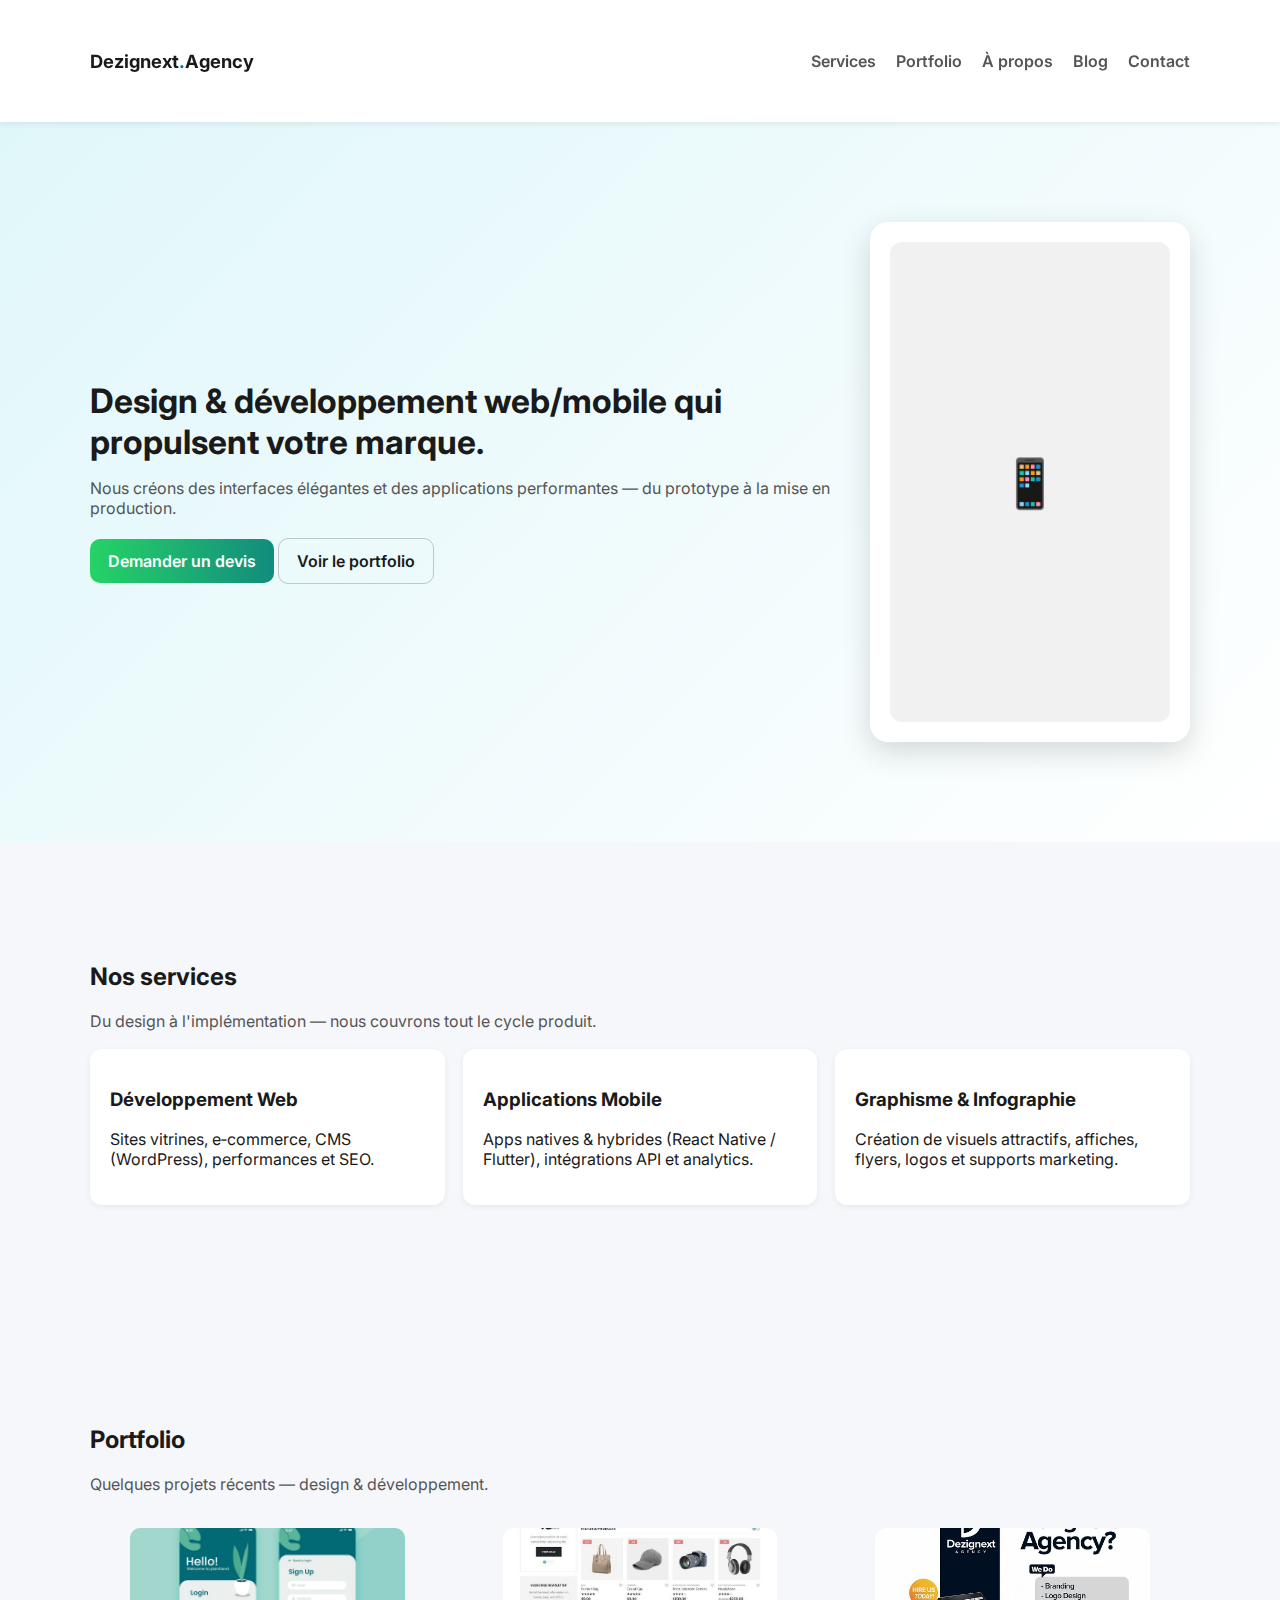
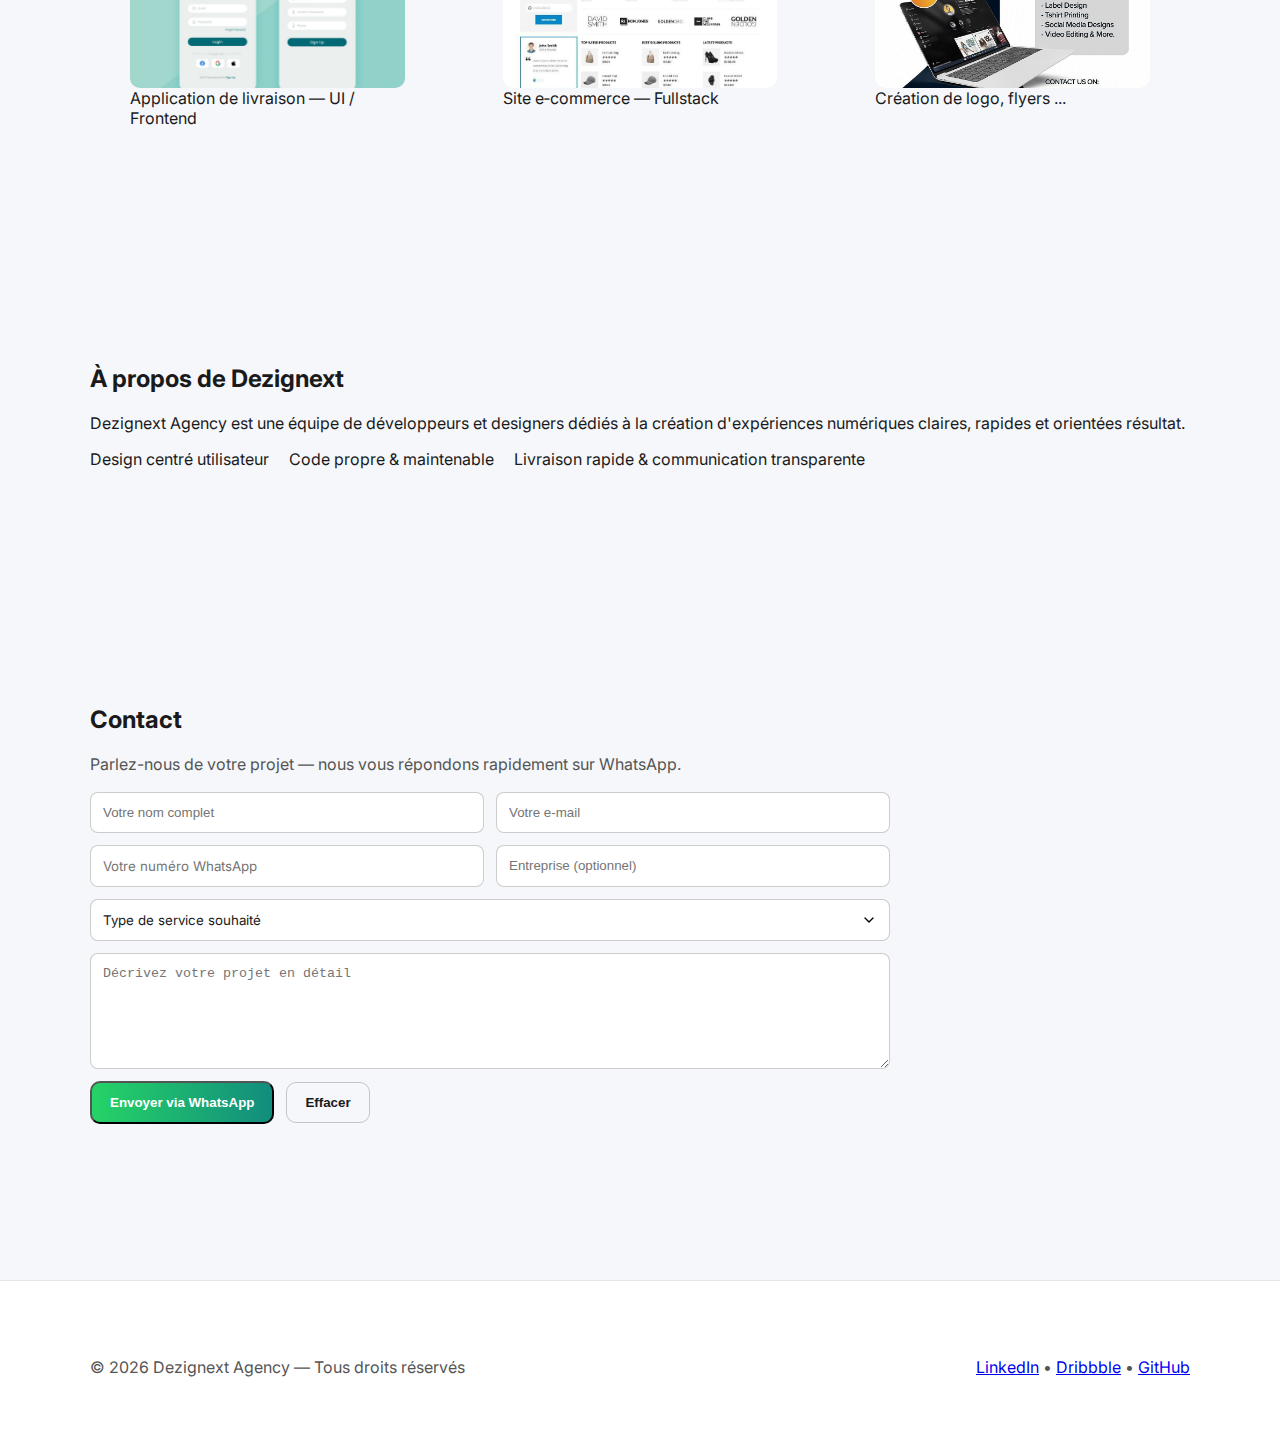
<file: index.html>
<!doctype html>
<html lang="fr">
<head>
  <meta charset="utf-8" />
  <meta name="viewport" content="width=device-width, initial-scale=1" />
  <title>Dezignext Agency — Web & Mobile Development • Design</title>
  <meta name="description" content="Dezignext Agency — développement web & mobile, design UI/UX et branding." />
  <link rel="stylesheet" href="styles.css">
  <link rel="preconnect" href="https://fonts.gstatic.com" crossorigin>
  <link href="https://fonts.googleapis.com/css2?family=Inter:wght@300;400;600;700&display=swap" rel="stylesheet">
</head>
<body>
  <header class="site-header">
    <div class="container header-inner">
      <a class="brand" href="#">Dezignext<span class="dot">.</span>Agency</a>
      <button id="nav-toggle" aria-label="Ouvrir le menu">☰</button>
      <nav id="site-nav" class="site-nav">
        <ul>
          <li><a href="#services">Services</a></li>
          <li><a href="#portfolio">Portfolio</a></li>
          <li><a href="#about">À propos</a></li>
          <li><a href="blog.html">Blog</a></li>
          <li><a href="#contact">Contact</a></li>
        </ul>
      </nav>
    </div>
  </header>

  <main>
    <section class="hero">
      <div class="container hero-inner">
        <div class="hero-copy">
          <h1>Design & développement web/mobile qui propulsent votre marque.</h1>
          <p>Nous créons des interfaces élégantes et des applications performantes — du prototype à la mise en production.</p>
          <div class="hero-cta">
            <a class="btn primary" href="#contact">Demander un devis</a>
            <a class="btn ghost" href="#portfolio">Voir le portfolio</a>
          </div>
        </div>
        <div class="hero-media" aria-hidden="true">
          <div class="mockup">
            <div class="screen">📱</div>
          </div>
        </div>
      </div>
    </section>

    <section id="services" class="services">
      <div class="container">
        <h2>Nos services</h2>
        <p class="sub">Du design à l'implémentation — nous couvrons tout le cycle produit.</p>
        <div class="grid grid-3">
          <article class="card">
            <h3>Développement Web</h3>
            <p>Sites vitrines, e‑commerce, CMS (WordPress), performances et SEO.</p>
          </article>
          <article class="card">
            <h3>Applications Mobile</h3>
            <p>Apps natives & hybrides (React Native / Flutter), intégrations API et analytics.</p>
          </article>
          <article class="card">
            <h3>Graphisme & Infographie</h3>
            <p>Création de visuels attractifs, affiches, flyers, logos et supports marketing.</p>
          </article>
        </div>
      </div>
    </section>

    <section id="portfolio" class="portfolio">
      <div class="container">
        <h2>Portfolio</h2>
        <p class="sub">Quelques projets récents — design & développement.</p>
        <div class="grid grid-3 portfolio-grid">
          <figure class="work">
            <div class="thumb portfolio-image" data-image="image1.jpg">Image 1</div>
            <figcaption>Application de livraison — UI / Frontend</figcaption>
          </figure>
          <figure class="work">
            <div class="thumb portfolio-image" data-image="image2.jpg">Image 2</div>
            <figcaption>Site e‑commerce — Fullstack</figcaption>
          </figure>
          <figure class="work">
            <div class="thumb portfolio-image" data-image="image3.png">Image 3</div>
            <figcaption>Création de logo, flyers ...</figcaption>
          </figure>
        </div>
      </div>
    </section>

    <section id="about" class="about">
      <div class="container">
        <h2>À propos de Dezignext</h2>
        <p>Dezignext Agency est une équipe de développeurs et designers dédiés à la création d'expériences numériques claires, rapides et orientées résultat.</p>
        <ul class="values">
          <li>Design centré utilisateur</li>
          <li>Code propre & maintenable</li>
          <li>Livraison rapide & communication transparente</li>
        </ul>
      </div>
    </section>

    <section id="contact" class="contact">
      <div class="container">
        <h2>Contact</h2>
        <p class="sub">Parlez-nous de votre projet — nous vous répondons rapidement sur WhatsApp.</p>
        <form id="contact-form" class="contact-form" novalidate>
          <div class="form-row">
            <input type="text" id="name" name="name" placeholder="Votre nom complet" required>
            <input type="email" id="email" name="email" placeholder="Votre e‑mail" required>
          </div>
          <div class="form-row">
            <input type="tel" id="phone" name="phone" maxlength="10" placeholder="Votre numéro WhatsApp" required>
            <input type="text" id="company" name="company" placeholder="Entreprise (optionnel)">
          </div>
          <div class="form-row">
            <select id="service" name="service" required>
              <option value="" disabled selected>Type de service souhaité</option>
              <option value="web">Développement Web</option>
              <option value="mobile">Application Mobile</option>
              <option value="design">Design Graphique</option>
              <option value="autre">Autre service</option>
            </select>
          </div>
          <div class="form-row">
            <textarea id="message" name="message" rows="6" placeholder="Décrivez votre projet en détail" required></textarea>
          </div>
          <div class="form-row actions">
            <button type="submit" class="btn primary">Envoyer via WhatsApp</button>
            <button type="reset" class="btn ghost">Effacer</button>
          </div>
          <p id="form-status" class="form-status" aria-live="polite"></p>
        </form>
      </div>
    </section>
  </main>

  <footer class="site-footer">
    <div class="container footer-inner">
      <p>© <span id="year"></span> Dezignext Agency — Tous droits réservés</p>
      <div class="social">
        <a href="#">LinkedIn</a> • <a href="#">Dribbble</a> • <a href="#">GitHub</a>
      </div>
    </div>
  </footer>

  <script src="index.js"></script>
</body>
</html>
</file>
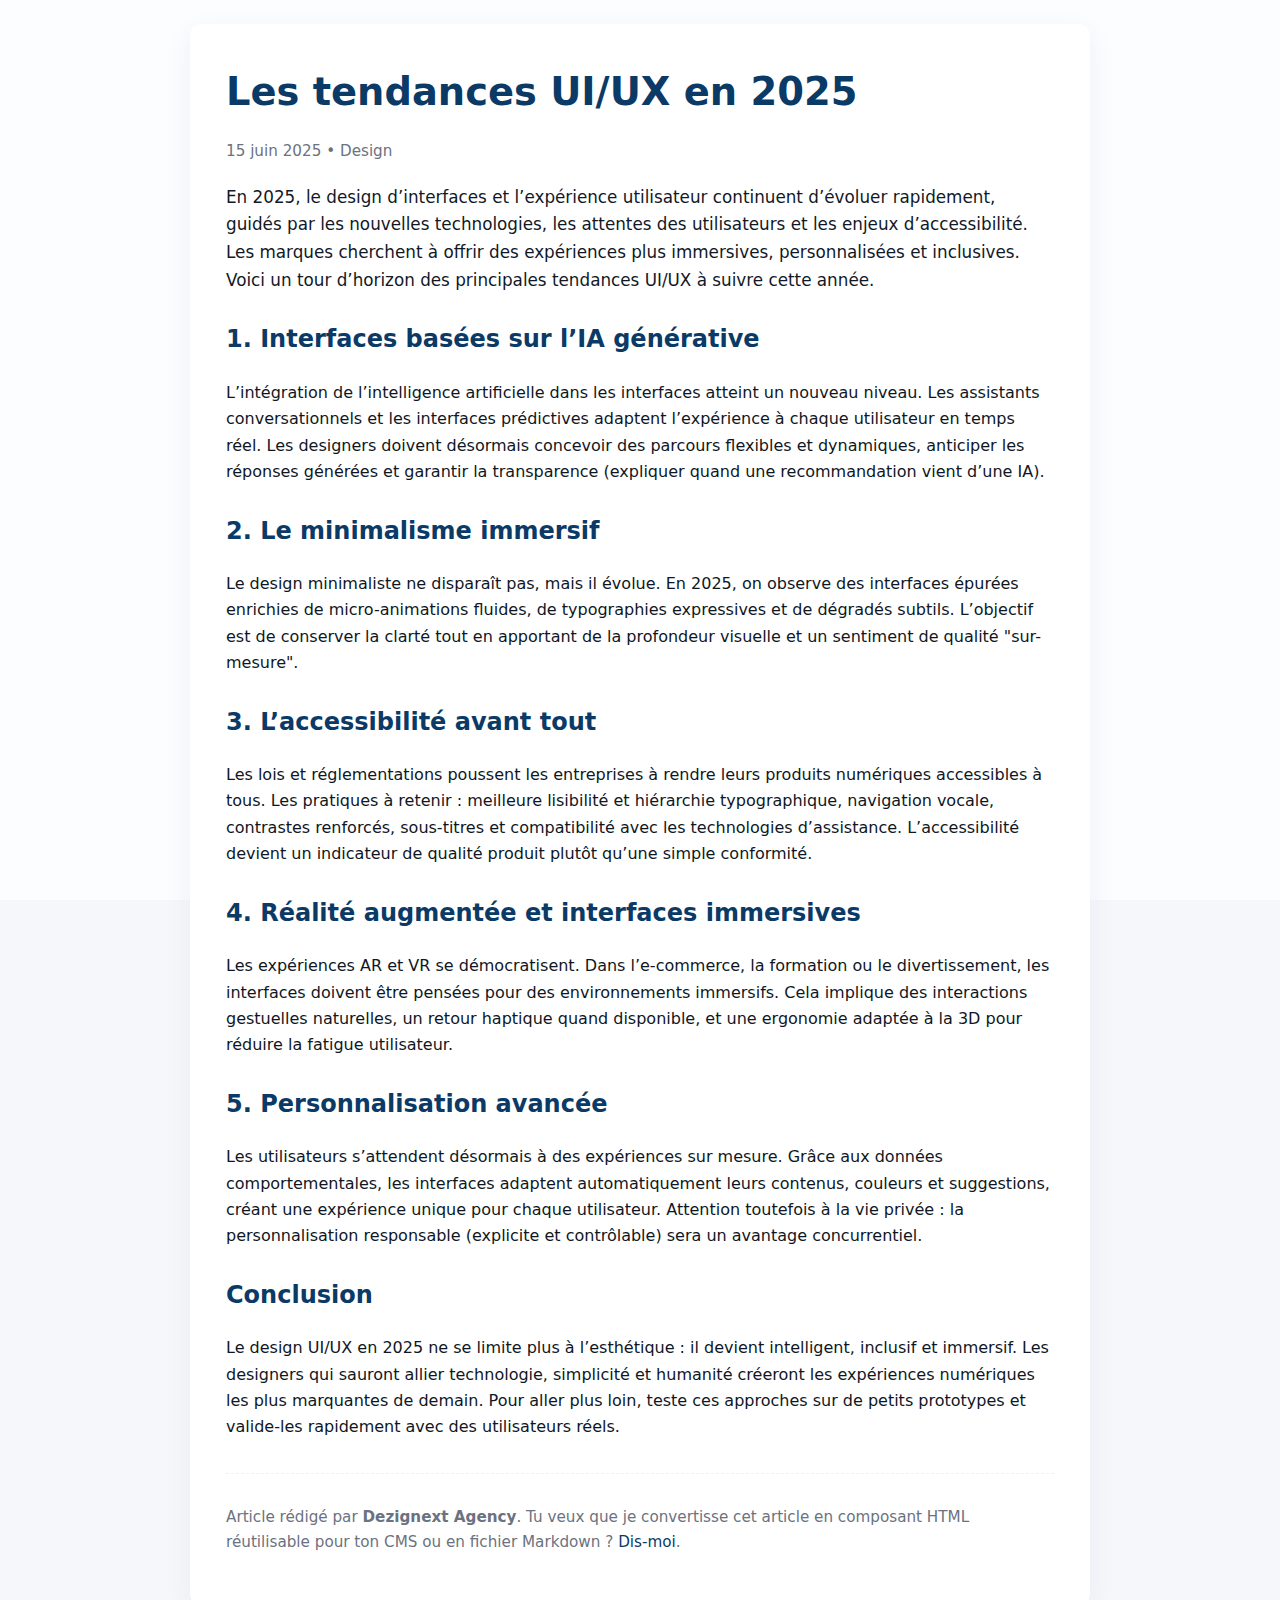
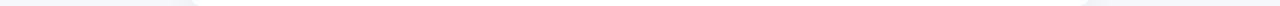
<file: article1.html>
<!doctype html>
<html lang="fr">
<head>
  <meta charset="utf-8">
  <meta name="viewport" content="width=device-width,initial-scale=1">
  <title>Les tendances UI/UX en 2025 — Dezignext Blog</title>
  <link rel="stylesheet" href="styles.css">
  <meta name="description" content="Tour d'horizon des grandes tendances UI/UX pour 2025 : IA générative, minimalisme immersif, accessibilité, AR, personnalisation.">
  <style>
    :root{--maxw:900px;--accent:#0b3a66;--muted:#6b7280}
    body{font-family:Inter, system-ui, -apple-system, 'Segoe UI', Roboto, 'Helvetica Neue', Arial;line-height:1.65;color:#0f1724;padding:24px;background:#fbfdff}
    .container{max-width:var(--maxw);margin:0 auto;background:#fff;padding:36px;border-radius:12px;box-shadow:0 8px 30px rgba(11,58,102,0.06)}
    header h1{font-size:clamp(1.6rem,3.6vw,2.4rem);margin:0 0 8px;color:var(--accent)}
    .meta{color:var(--muted);font-size:0.95rem;margin-bottom:20px}
    .lead{font-size:1.05rem;color:#111827;margin-bottom:18px}
    h2{color:var(--accent);margin-top:26px}
    ul{margin-left:1.05rem}
    footer{margin-top:32px;border-top:1px dashed #eef2f7;padding-top:16px;color:var(--muted);font-size:0.95rem}
    a{color:var(--accent);text-decoration:none}
    @media (max-width:600px){body{padding:12px}.container{padding:20px}}
  </style>
</head>
<body>
  <main class="container">
    <header>
      <h1>Les tendances UI/UX en 2025</h1>
      <p class="meta">15 juin 2025 • Design</p>
    </header>

    <article>
      <p class="lead">En 2025, le design d’interfaces et l’expérience utilisateur continuent d’évoluer rapidement, guidés par les nouvelles technologies, les attentes des utilisateurs et les enjeux d’accessibilité. Les marques cherchent à offrir des expériences plus immersives, personnalisées et inclusives. Voici un tour d’horizon des principales tendances UI/UX à suivre cette année.</p>

      <h2>1. Interfaces basées sur l’IA générative</h2>
      <p>L’intégration de l’intelligence artificielle dans les interfaces atteint un nouveau niveau. Les assistants conversationnels et les interfaces prédictives adaptent l’expérience à chaque utilisateur en temps réel. Les designers doivent désormais concevoir des parcours flexibles et dynamiques, anticiper les réponses générées et garantir la transparence (expliquer quand une recommandation vient d’une IA).</p>

      <h2>2. Le minimalisme immersif</h2>
      <p>Le design minimaliste ne disparaît pas, mais il évolue. En 2025, on observe des interfaces épurées enrichies de micro-animations fluides, de typographies expressives et de dégradés subtils. L’objectif est de conserver la clarté tout en apportant de la profondeur visuelle et un sentiment de qualité "sur-mesure".</p>

      <h2>3. L’accessibilité avant tout</h2>
      <p>Les lois et réglementations poussent les entreprises à rendre leurs produits numériques accessibles à tous. Les pratiques à retenir : meilleure lisibilité et hiérarchie typographique, navigation vocale, contrastes renforcés, sous-titres et compatibilité avec les technologies d’assistance. L’accessibilité devient un indicateur de qualité produit plutôt qu’une simple conformité.</p>

      <h2>4. Réalité augmentée et interfaces immersives</h2>
      <p>Les expériences AR et VR se démocratisent. Dans l’e‑commerce, la formation ou le divertissement, les interfaces doivent être pensées pour des environnements immersifs. Cela implique des interactions gestuelles naturelles, un retour haptique quand disponible, et une ergonomie adaptée à la 3D pour réduire la fatigue utilisateur.</p>

      <h2>5. Personnalisation avancée</h2>
      <p>Les utilisateurs s’attendent désormais à des expériences sur mesure. Grâce aux données comportementales, les interfaces adaptent automatiquement leurs contenus, couleurs et suggestions, créant une expérience unique pour chaque utilisateur. Attention toutefois à la vie privée : la personnalisation responsable (explicite et contrôlable) sera un avantage concurrentiel.</p>

      <h2>Conclusion</h2>
      <p>Le design UI/UX en 2025 ne se limite plus à l’esthétique : il devient intelligent, inclusif et immersif. Les designers qui sauront allier technologie, simplicité et humanité créeront les expériences numériques les plus marquantes de demain. Pour aller plus loin, teste ces approches sur de petits prototypes et valide-les rapidement avec des utilisateurs réels.</p>
    </article>

    <footer>
      <p>Article rédigé par <strong>Dezignext Agency</strong>. Tu veux que je convertisse cet article en composant HTML réutilisable pour ton CMS ou en fichier Markdown ? <a href="#">Dis‑moi</a>.</p>
    </footer>
  </main>
</body>
</html>
</file>
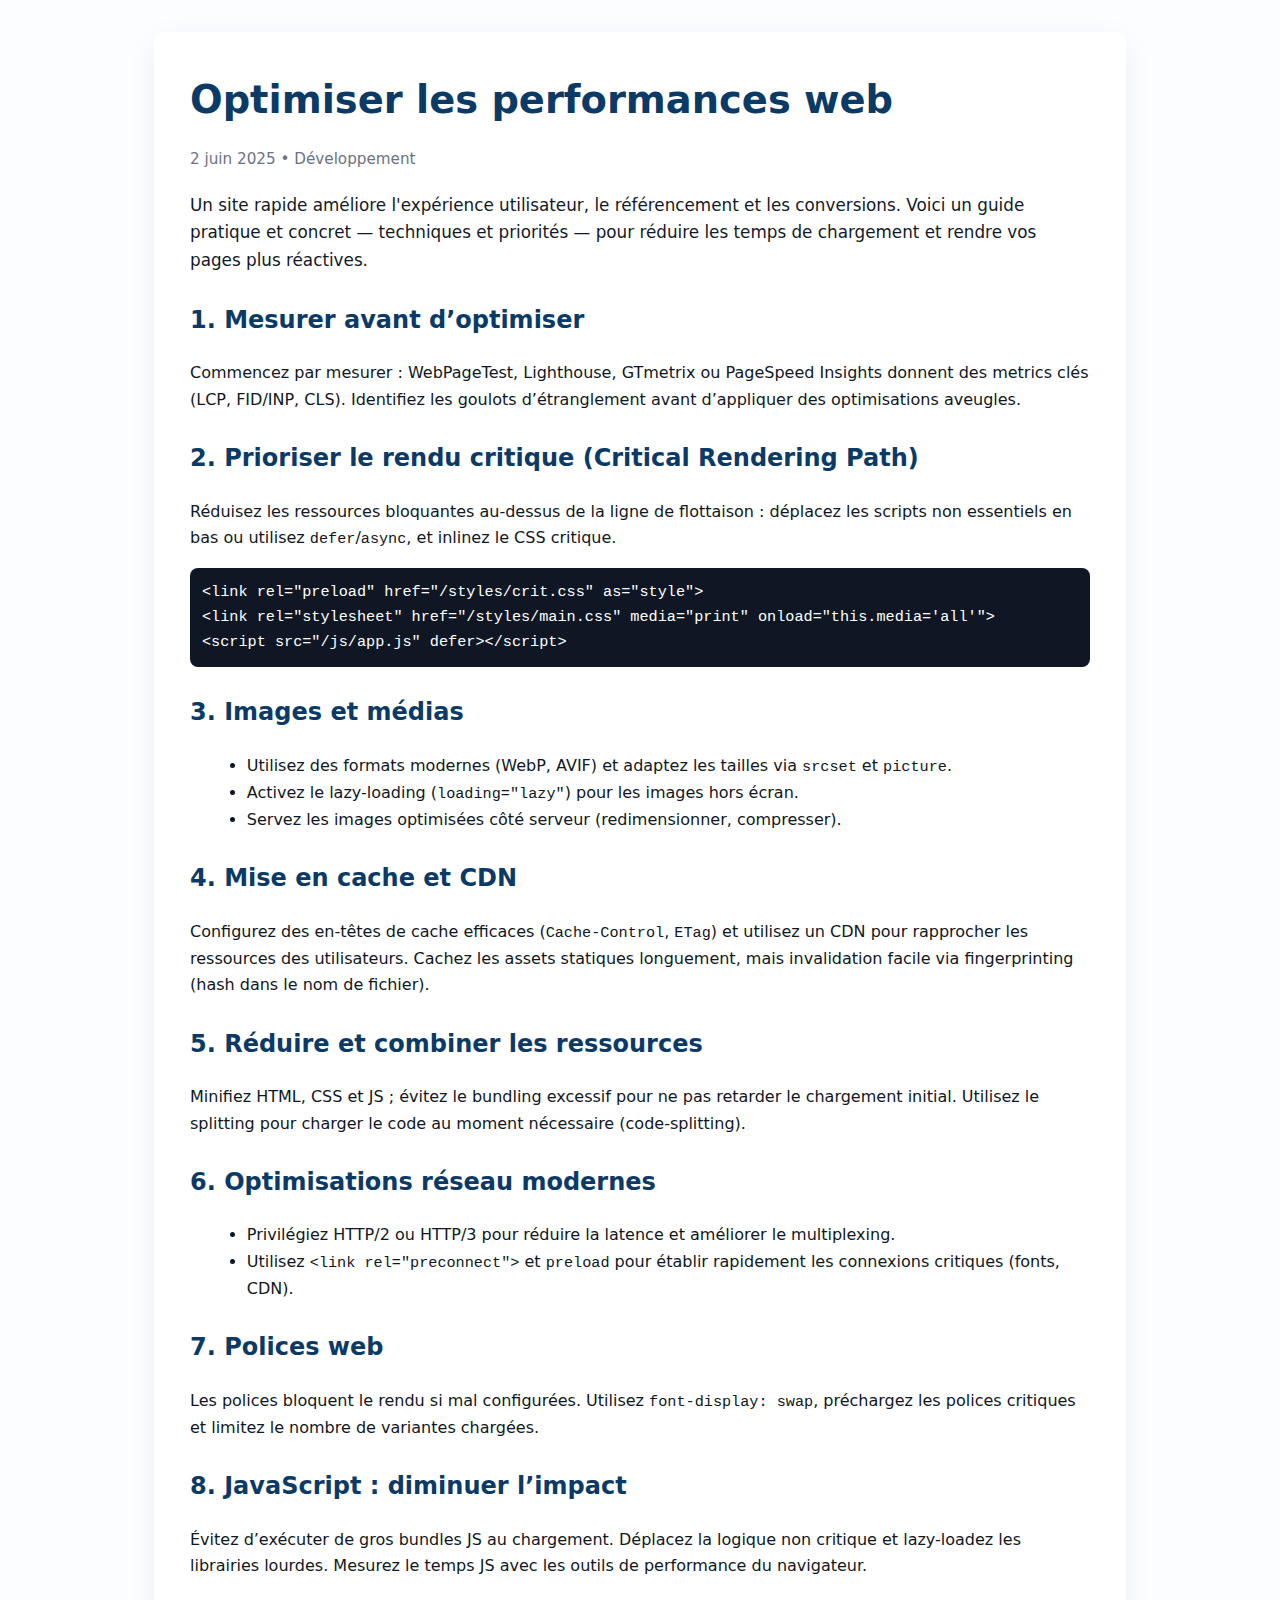
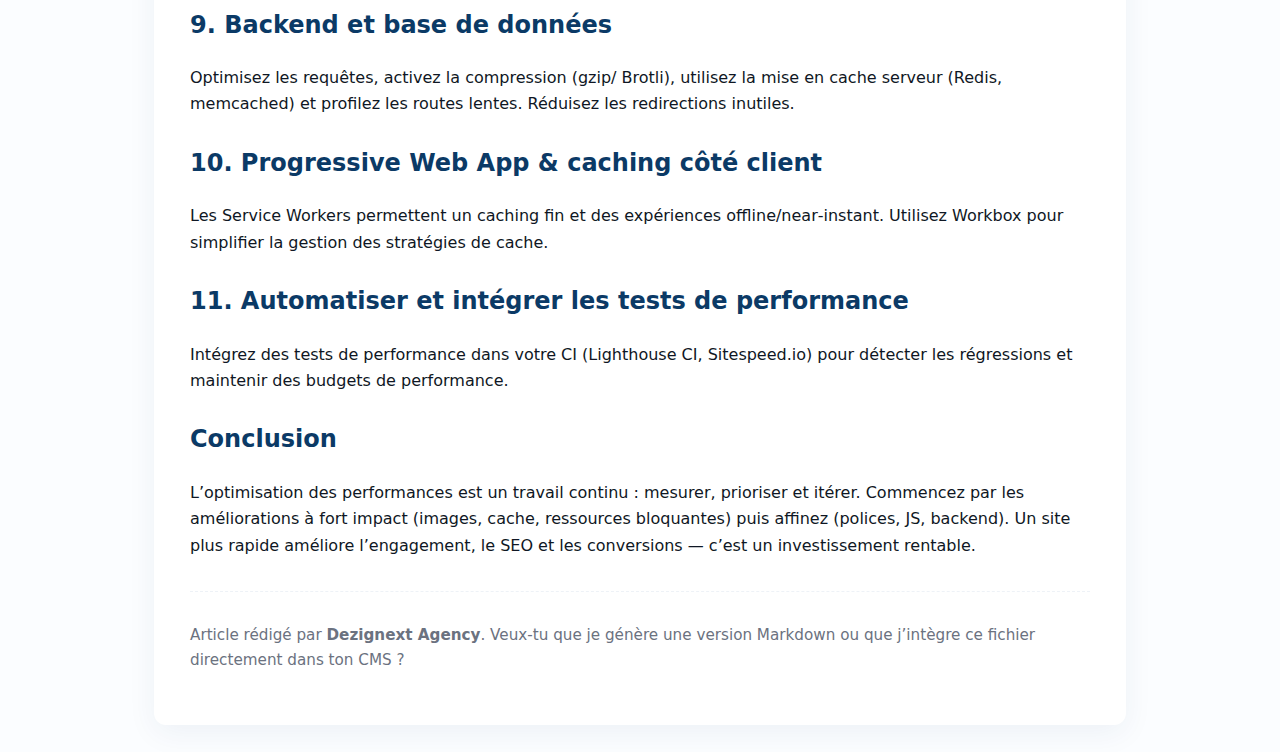
<file: article2.html>
<!doctype html>
<html lang="fr">
<head>
  <meta charset="utf-8">
  <meta name="viewport" content="width=device-width,initial-scale=1">
  <title>Optimiser les performances web — Dezignext Blog</title>
  
  <meta name="description" content="Techniques avancées pour améliorer le temps de chargement et l'expérience globale des sites web.">
  <style>
    :root{--maxw:900px;--accent:#0b3a66;--muted:#6b7280}
    body{font-family:Inter, system-ui, -apple-system, 'Segoe UI', Roboto, 'Helvetica Neue', Arial;line-height:1.65;color:#0f1724;padding:24px;background:#fbfdff}
    .container{max-width:var(--maxw);margin:0 auto;background:#fff;padding:36px;border-radius:12px;box-shadow:0 8px 30px rgba(11,58,102,0.06)}
    header h1{font-size:clamp(1.6rem,3.6vw,2.4rem);margin:0 0 8px;color:var(--accent)}
    .meta{color:var(--muted);font-size:0.95rem;margin-bottom:20px}
    .lead{font-size:1.05rem;color:#111827;margin-bottom:18px}
    h2{color:var(--accent);margin-top:26px}
    pre{background:#0f1724;color:#fff;padding:12px;border-radius:8px;overflow:auto;font-size:0.9rem}
    code{font-family:monospace;font-size:0.95rem}
    ul{margin-left:1.05rem}
    footer{margin-top:32px;border-top:1px dashed #eef2f7;padding-top:16px;color:var(--muted);font-size:0.95rem}
    a{color:var(--accent);text-decoration:none}
    @media (max-width:600px){body{padding:12px}.container{padding:20px}}
  </style>
</head>
<body>
  <main class="container">
    <header>
      <h1>Optimiser les performances web</h1>
      <p class="meta">2 juin 2025 • Développement</p>
    </header>

    <article>
      <p class="lead">Un site rapide améliore l'expérience utilisateur, le référencement et les conversions. Voici un guide pratique et concret — techniques et priorités — pour réduire les temps de chargement et rendre vos pages plus réactives.</p>

      <h2>1. Mesurer avant d’optimiser</h2>
      <p>Commencez par mesurer : WebPageTest, Lighthouse, GTmetrix ou PageSpeed Insights donnent des metrics clés (LCP, FID/INP, CLS). Identifiez les goulots d’étranglement avant d’appliquer des optimisations aveugles.</p>

      <h2>2. Prioriser le rendu critique (Critical Rendering Path)</h2>
      <p>Réduisez les ressources bloquantes au-dessus de la ligne de flottaison : déplacez les scripts non essentiels en bas ou utilisez <code>defer</code>/<code>async</code>, et inlinez le CSS critique.</p>
      <pre><code>&lt;link rel="preload" href="/styles/crit.css" as="style"&gt;
&lt;link rel="stylesheet" href="/styles/main.css" media="print" onload="this.media='all'"&gt;
&lt;script src="/js/app.js" defer&gt;&lt;/script&gt;</code></pre>

      <h2>3. Images et médias</h2>
      <ul>
        <li>Utilisez des formats modernes (WebP, AVIF) et adaptez les tailles via <code>srcset</code> et <code>picture</code>.</li>
        <li>Activez le lazy-loading (<code>loading="lazy"</code>) pour les images hors écran.</li>
        <li>Servez les images optimisées côté serveur (redimensionner, compresser).</li>
      </ul>

      <h2>4. Mise en cache et CDN</h2>
      <p>Configurez des en-têtes de cache efficaces (<code>Cache-Control</code>, <code>ETag</code>) et utilisez un CDN pour rapprocher les ressources des utilisateurs. Cachez les assets statiques longuement, mais invalidation facile via fingerprinting (hash dans le nom de fichier).</p>

      <h2>5. Réduire et combiner les ressources</h2>
      <p>Minifiez HTML, CSS et JS ; évitez le bundling excessif pour ne pas retarder le chargement initial. Utilisez le splitting pour charger le code au moment nécessaire (code-splitting).</p>

      <h2>6. Optimisations réseau modernes</h2>
      <ul>
        <li>Privilégiez HTTP/2 ou HTTP/3 pour réduire la latence et améliorer le multiplexing.</li>
        <li>Utilisez <code>&lt;link rel="preconnect"&gt;</code> et <code>preload</code> pour établir rapidement les connexions critiques (fonts, CDN).</li>
      </ul>

      <h2>7. Polices web</h2>
      <p>Les polices bloquent le rendu si mal configurées. Utilisez <code>font-display: swap</code>, préchargez les polices critiques et limitez le nombre de variantes chargées.</p>

      <h2>8. JavaScript : diminuer l’impact</h2>
      <p>Évitez d’exécuter de gros bundles JS au chargement. Déplacez la logique non critique et lazy-loadez les librairies lourdes. Mesurez le temps JS avec les outils de performance du navigateur.</p>

      <h2>9. Backend et base de données</h2>
      <p>Optimisez les requêtes, activez la compression (gzip/ Brotli), utilisez la mise en cache serveur (Redis, memcached) et profilez les routes lentes. Réduisez les redirections inutiles.</p>

      <h2>10. Progressive Web App & caching côté client</h2>
      <p>Les Service Workers permettent un caching fin et des expériences offline/near‑instant. Utilisez Workbox pour simplifier la gestion des stratégies de cache.</p>

      <h2>11. Automatiser et intégrer les tests de performance</h2>
      <p>Intégrez des tests de performance dans votre CI (Lighthouse CI, Sitespeed.io) pour détecter les régressions et maintenir des budgets de performance.</p>

      <h2>Conclusion</h2>
      <p>L’optimisation des performances est un travail continu : mesurer, prioriser et itérer. Commencez par les améliorations à fort impact (images, cache, ressources bloquantes) puis affinez (polices, JS, backend). Un site plus rapide améliore l’engagement, le SEO et les conversions — c’est un investissement rentable.</p>
    </article>

    <footer>
      <p>Article rédigé par <strong>Dezignext Agency</strong>. Veux-tu que je génère une version Markdown ou que j’intègre ce fichier directement dans ton CMS ?</p>
    </footer>
  </main>
</body>
</html>
</file>
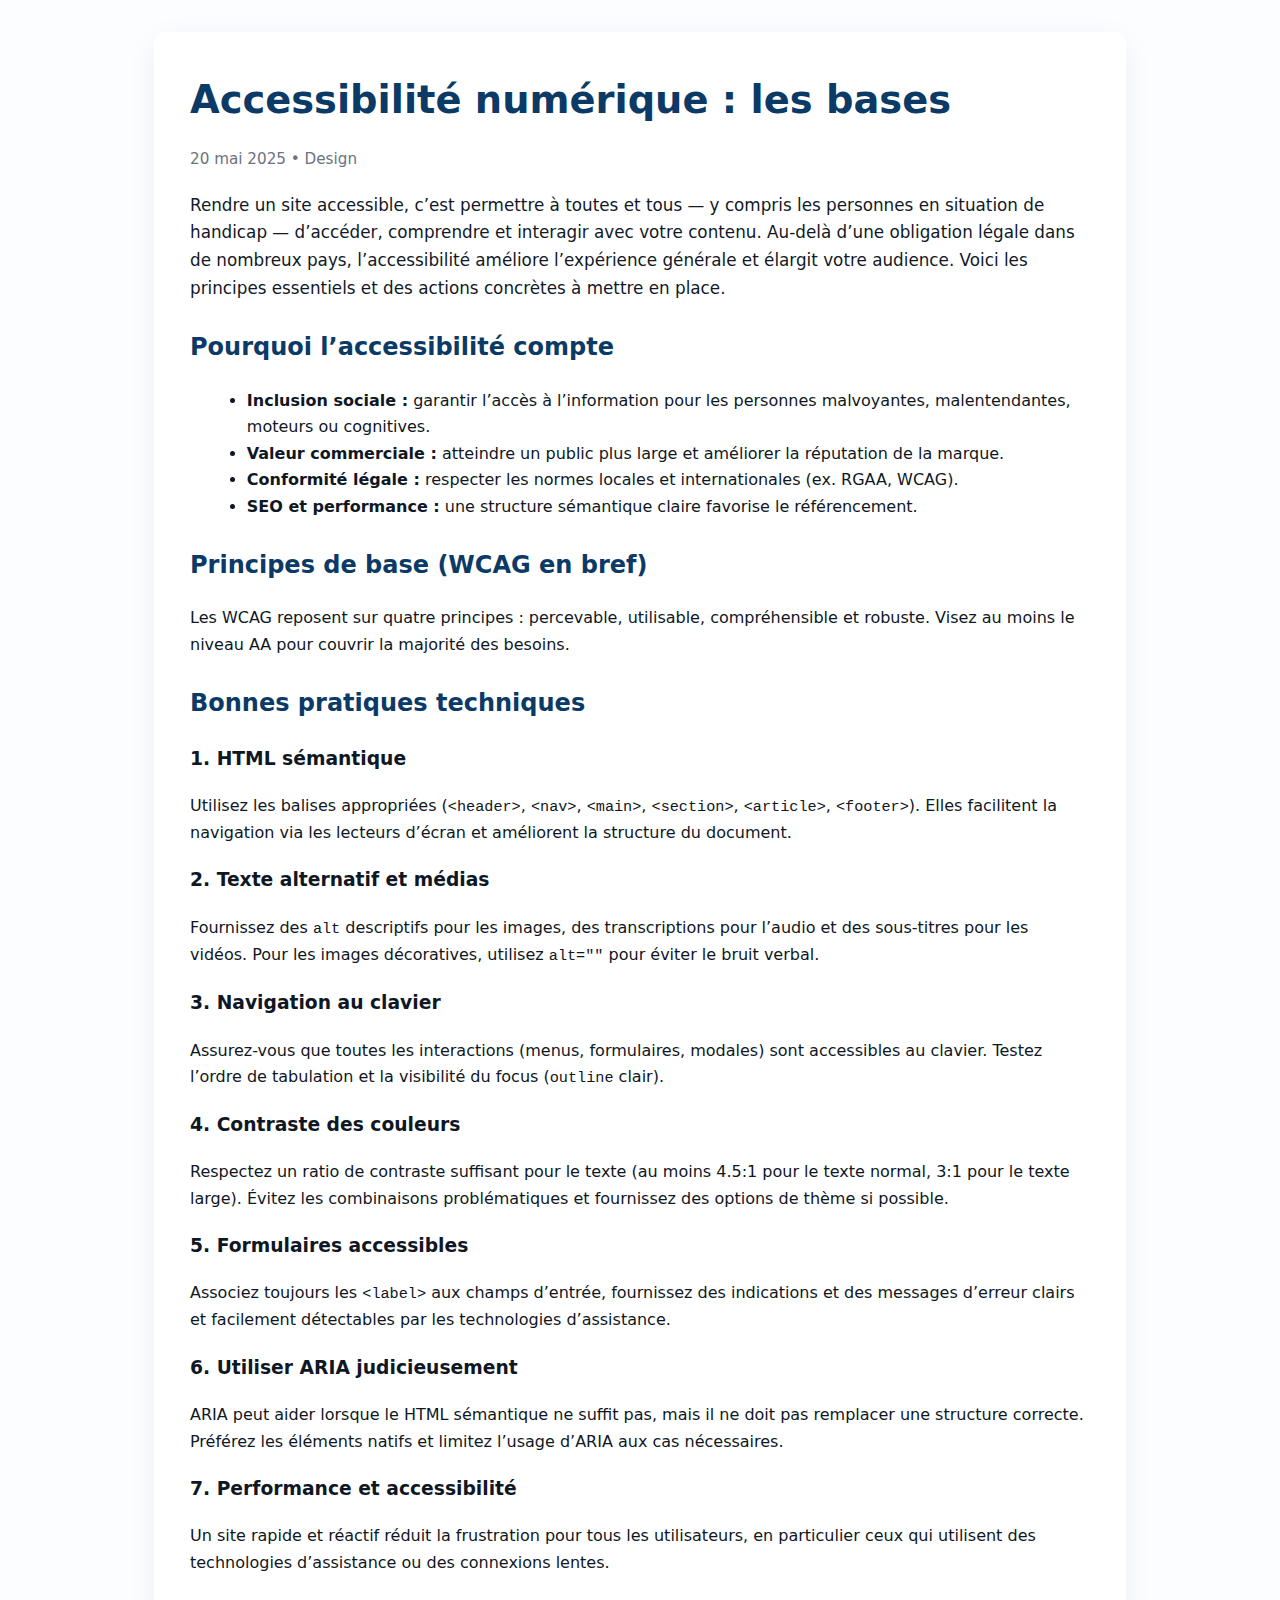
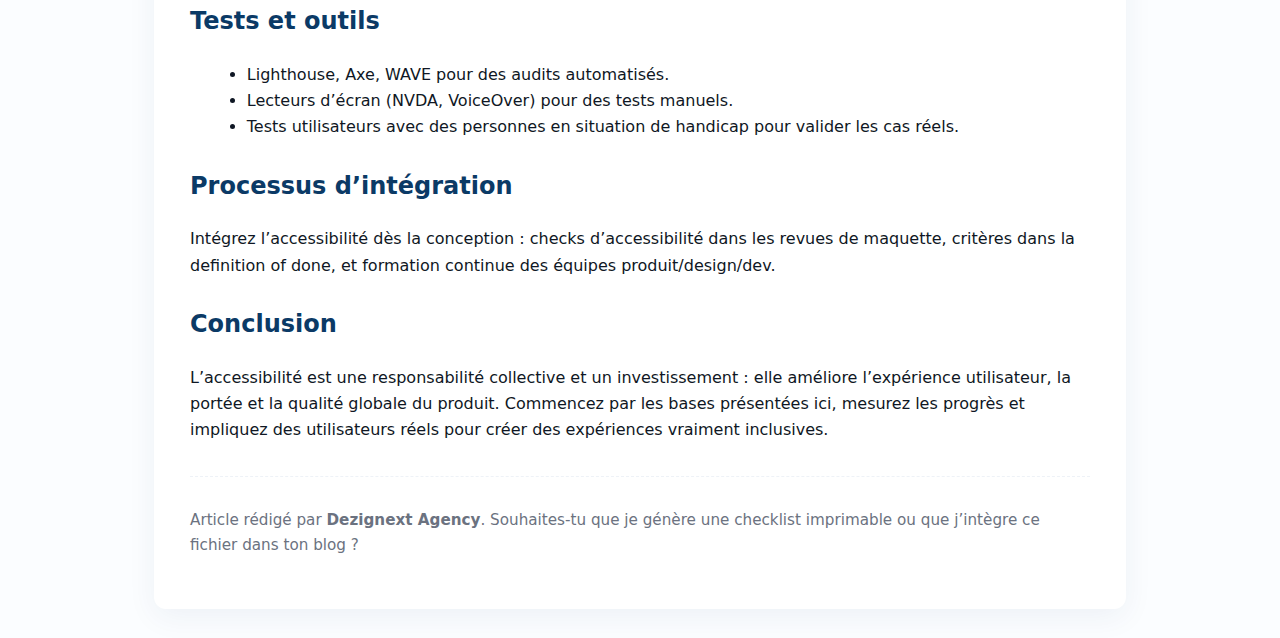
<file: article3.html>
<!doctype html>
<html lang="fr">
<head>
  <meta charset="utf-8">
  <meta name="viewport" content="width=device-width,initial-scale=1">
  <title>Accessibilité numérique : les bases — Dezignext Blog</title>
  <meta name="description" content="Pourquoi et comment rendre vos sites web accessibles à tous les utilisateurs, quel que soit leur handicap.">
  <style>
    :root{--maxw:900px;--accent:#0b3a66;--muted:#6b7280}
    body{font-family:Inter, system-ui, -apple-system, 'Segoe UI', Roboto, 'Helvetica Neue', Arial;line-height:1.65;color:#0f1724;padding:24px;background:#fbfdff}
    .container{max-width:var(--maxw);margin:0 auto;background:#fff;padding:36px;border-radius:12px;box-shadow:0 8px 30px rgba(11,58,102,0.06)}
    header h1{font-size:clamp(1.6rem,3.6vw,2.4rem);margin:0 0 8px;color:var(--accent)}
    .meta{color:var(--muted);font-size:0.95rem;margin-bottom:20px}
    .lead{font-size:1.05rem;color:#111827;margin-bottom:18px}
    h2{color:var(--accent);margin-top:26px}
    ul{margin-left:1.05rem}
    pre{background:#0f1724;color:#fff;padding:12px;border-radius:8px;overflow:auto;font-size:0.9rem}
    code{font-family:monospace;font-size:0.95rem}
    footer{margin-top:32px;border-top:1px dashed #eef2f7;padding-top:16px;color:var(--muted);font-size:0.95rem}
    a{color:var(--accent);text-decoration:none}
    @media (max-width:600px){body{padding:12px}.container{padding:20px}}
  </style>
</head>
<body>
  <main class="container">
    <header>
      <h1>Accessibilité numérique : les bases</h1>
      <p class="meta">20 mai 2025 • Design</p>
    </header>

    <article>
      <p class="lead">Rendre un site accessible, c’est permettre à toutes et tous — y compris les personnes en situation de handicap — d’accéder, comprendre et interagir avec votre contenu. Au‑delà d’une obligation légale dans de nombreux pays, l’accessibilité améliore l’expérience générale et élargit votre audience. Voici les principes essentiels et des actions concrètes à mettre en place.</p>

      <h2>Pourquoi l’accessibilité compte</h2>
      <ul>
        <li><strong>Inclusion sociale :</strong> garantir l’accès à l’information pour les personnes malvoyantes, malentendantes, moteurs ou cognitives.</li>
        <li><strong>Valeur commerciale :</strong> atteindre un public plus large et améliorer la réputation de la marque.</li>
        <li><strong>Conformité légale :</strong> respecter les normes locales et internationales (ex. RGAA, WCAG).</li>
        <li><strong>SEO et performance :</strong> une structure sémantique claire favorise le référencement.</li>
      </ul>

      <h2>Principes de base (WCAG en bref)</h2>
      <p>Les WCAG reposent sur quatre principes : percevable, utilisable, compréhensible et robuste. Visez au moins le niveau AA pour couvrir la majorité des besoins.</p>

      <h2>Bonnes pratiques techniques</h2>
      <h3>1. HTML sémantique</h3>
      <p>Utilisez les balises appropriées (<code>&lt;header&gt;</code>, <code>&lt;nav&gt;</code>, <code>&lt;main&gt;</code>, <code>&lt;section&gt;</code>, <code>&lt;article&gt;</code>, <code>&lt;footer&gt;</code>). Elles facilitent la navigation via les lecteurs d’écran et améliorent la structure du document.</p>

      <h3>2. Texte alternatif et médias</h3>
      <p>Fournissez des <code>alt</code> descriptifs pour les images, des transcriptions pour l’audio et des sous-titres pour les vidéos. Pour les images décoratives, utilisez <code>alt=""</code> pour éviter le bruit verbal.</p>

      <h3>3. Navigation au clavier</h3>
      <p>Assurez-vous que toutes les interactions (menus, formulaires, modales) sont accessibles au clavier. Testez l’ordre de tabulation et la visibilité du focus (<code>outline</code> clair).</p>

      <h3>4. Contraste des couleurs</h3>
      <p>Respectez un ratio de contraste suffisant pour le texte (au moins 4.5:1 pour le texte normal, 3:1 pour le texte large). Évitez les combinaisons problématiques et fournissez des options de thème si possible.</p>

      <h3>5. Formulaires accessibles</h3>
      <p>Associez toujours les <code>&lt;label&gt;</code> aux champs d’entrée, fournissez des indications et des messages d’erreur clairs et facilement détectables par les technologies d’assistance.</p>

      <h3>6. Utiliser ARIA judicieusement</h3>
      <p>ARIA peut aider lorsque le HTML sémantique ne suffit pas, mais il ne doit pas remplacer une structure correcte. Préférez les éléments natifs et limitez l’usage d’ARIA aux cas nécessaires.</p>

      <h3>7. Performance et accessibilité</h3>
      <p>Un site rapide et réactif réduit la frustration pour tous les utilisateurs, en particulier ceux qui utilisent des technologies d’assistance ou des connexions lentes.</p>

      <h2>Tests et outils</h2>
      <ul>
        <li>Lighthouse, Axe, WAVE pour des audits automatisés.</li>
        <li>Lecteurs d’écran (NVDA, VoiceOver) pour des tests manuels.</li>
        <li>Tests utilisateurs avec des personnes en situation de handicap pour valider les cas réels.</li>
      </ul>

      <h2>Processus d’intégration</h2>
      <p>Intégrez l’accessibilité dès la conception : checks d’accessibilité dans les revues de maquette, critères dans la definition of done, et formation continue des équipes produit/design/dev.</p>

      <h2>Conclusion</h2>
      <p>L’accessibilité est une responsabilité collective et un investissement : elle améliore l’expérience utilisateur, la portée et la qualité globale du produit. Commencez par les bases présentées ici, mesurez les progrès et impliquez des utilisateurs réels pour créer des expériences vraiment inclusives.</p>
    </article>

    <footer>
      <p>Article rédigé par <strong>Dezignext Agency</strong>. Souhaites-tu que je génère une checklist imprimable ou que j’intègre ce fichier dans ton blog ?</p>
    </footer>
  </main>
</body>
</html>
</file>
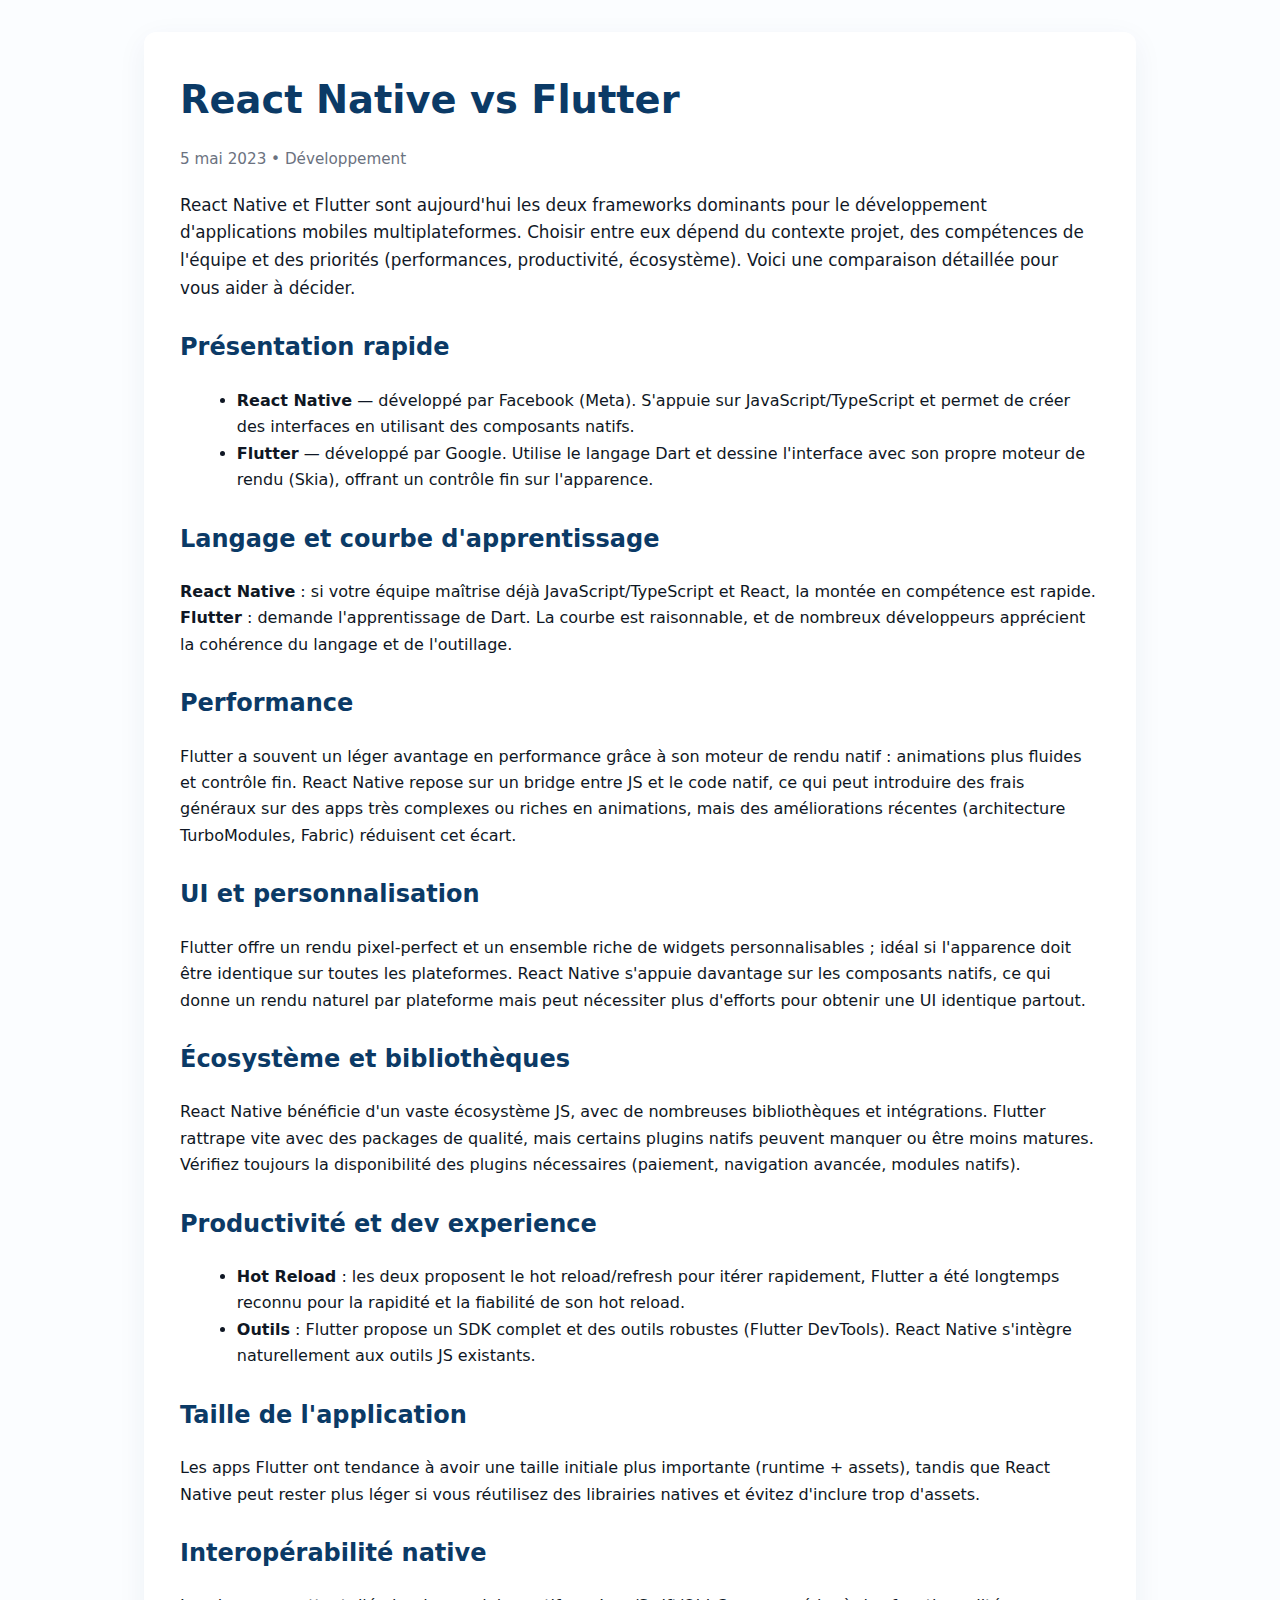
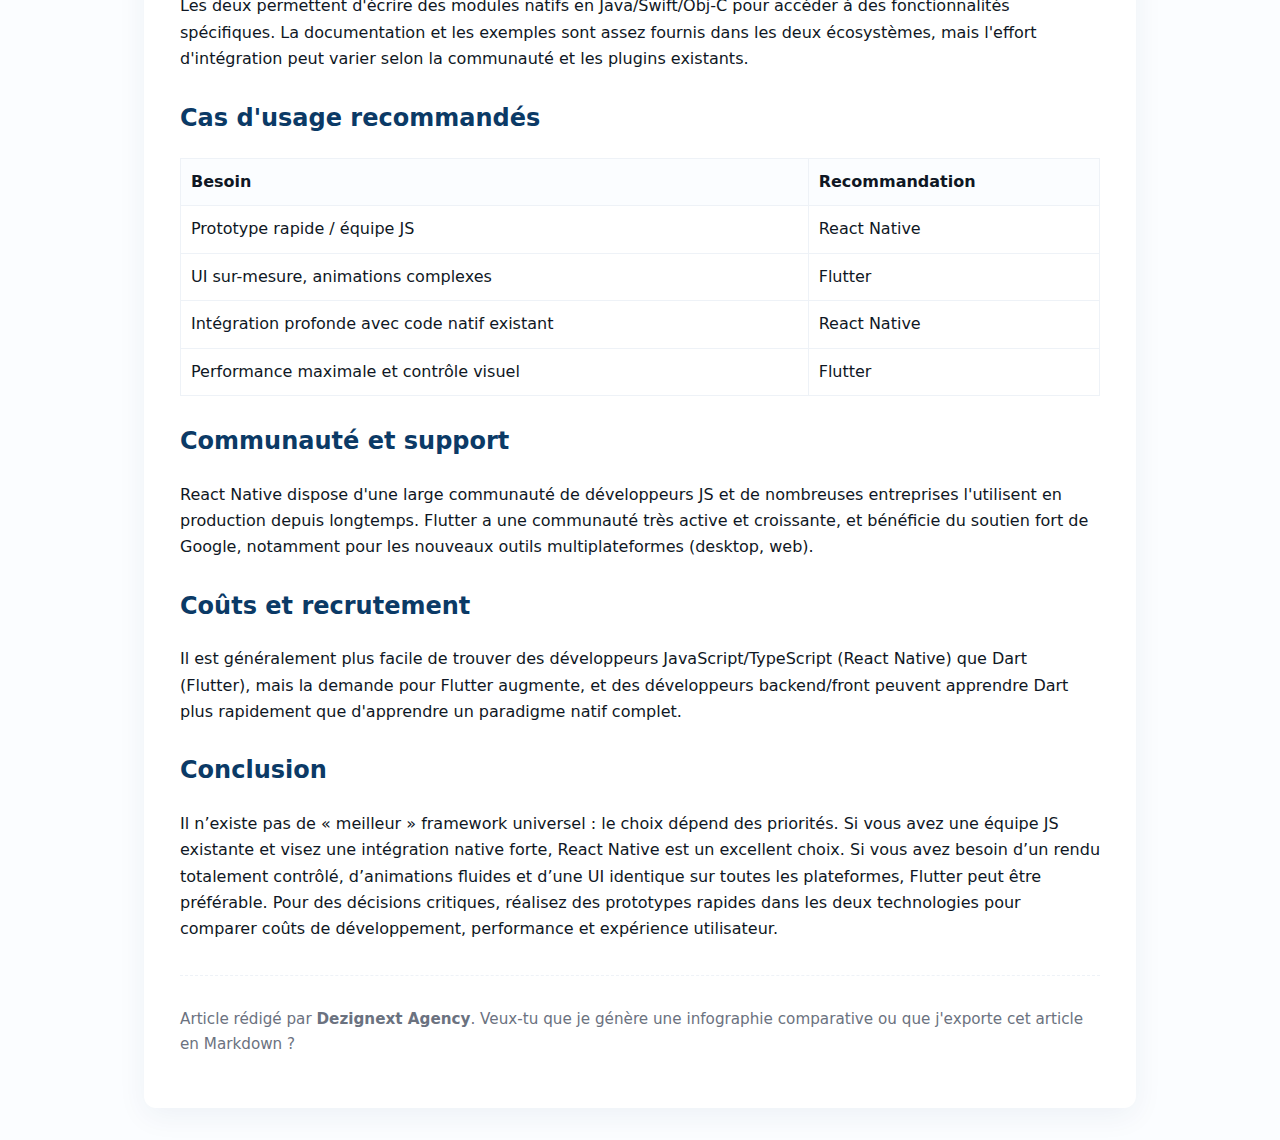
<file: article4.html>
<!doctype html>
<html lang="fr">
<head>
  <meta charset="utf-8">
  <meta name="viewport" content="width=device-width,initial-scale=1">
  <title>React Native vs Flutter — Dezignext Blog</title>
  <meta name="description" content="Comparaison détaillée des frameworks React Native et Flutter pour le développement mobile cross-platform.">
  <style>
    :root{--maxw:920px;--accent:#0b3a66;--muted:#6b7280}
    body{font-family:Inter, system-ui, -apple-system, 'Segoe UI', Roboto, 'Helvetica Neue', Arial;line-height:1.65;color:#0f1724;padding:24px;background:#fbfdff}
    .container{max-width:var(--maxw);margin:0 auto;background:#fff;padding:36px;border-radius:12px;box-shadow:0 8px 30px rgba(11,58,102,0.06)}
    header h1{font-size:clamp(1.6rem,3.6vw,2.4rem);margin:0 0 8px;color:var(--accent)}
    .meta{color:var(--muted);font-size:0.95rem;margin-bottom:20px}
    .lead{font-size:1.05rem;color:#111827;margin-bottom:18px}
    h2{color:var(--accent);margin-top:26px}
    table{width:100%;border-collapse:collapse;margin-top:12px}
    th,td{padding:10px;border:1px solid #eef2f7;text-align:left}
    th{background:#fbfdff}
    ul{margin-left:1.05rem}
    footer{margin-top:32px;border-top:1px dashed #eef2f7;padding-top:16px;color:var(--muted);font-size:0.95rem}
    a{color:var(--accent);text-decoration:none}
    @media (max-width:600px){body{padding:12px}.container{padding:20px}table,thead,tbody,th,td,tr{display:block}th{position:sticky;top:0}}
  </style>
</head>
<body>
  <main class="container">
    <header>
      <h1>React Native vs Flutter</h1>
      <p class="meta">5 mai 2023 • Développement</p>
    </header>

    <article>
      <p class="lead">React Native et Flutter sont aujourd'hui les deux frameworks dominants pour le développement d'applications mobiles multiplateformes. Choisir entre eux dépend du contexte projet, des compétences de l'équipe et des priorités (performances, productivité, écosystème). Voici une comparaison détaillée pour vous aider à décider.</p>

      <h2>Présentation rapide</h2>
      <ul>
        <li><strong>React Native</strong> — développé par Facebook (Meta). S'appuie sur JavaScript/TypeScript et permet de créer des interfaces en utilisant des composants natifs.</li>
        <li><strong>Flutter</strong> — développé par Google. Utilise le langage Dart et dessine l'interface avec son propre moteur de rendu (Skia), offrant un contrôle fin sur l'apparence.</li>
      </ul>

      <h2>Langage et courbe d'apprentissage</h2>
      <p><strong>React Native</strong> : si votre équipe maîtrise déjà JavaScript/TypeScript et React, la montée en compétence est rapide. <br>
         <strong>Flutter</strong> : demande l'apprentissage de Dart. La courbe est raisonnable, et de nombreux développeurs apprécient la cohérence du langage et de l'outillage.</p>

      <h2>Performance</h2>
      <p>Flutter a souvent un léger avantage en performance grâce à son moteur de rendu natif : animations plus fluides et contrôle fin. React Native repose sur un bridge entre JS et le code natif, ce qui peut introduire des frais généraux sur des apps très complexes ou riches en animations, mais des améliorations récentes (architecture TurboModules, Fabric) réduisent cet écart.</p>

      <h2>UI et personnalisation</h2>
      <p>Flutter offre un rendu pixel-perfect et un ensemble riche de widgets personnalisables ; idéal si l'apparence doit être identique sur toutes les plateformes. React Native s'appuie davantage sur les composants natifs, ce qui donne un rendu naturel par plateforme mais peut nécessiter plus d'efforts pour obtenir une UI identique partout.</p>

      <h2>Écosystème et bibliothèques</h2>
      <p>React Native bénéficie d'un vaste écosystème JS, avec de nombreuses bibliothèques et intégrations. Flutter rattrape vite avec des packages de qualité, mais certains plugins natifs peuvent manquer ou être moins matures. Vérifiez toujours la disponibilité des plugins nécessaires (paiement, navigation avancée, modules natifs).</p>

      <h2>Productivité et dev experience</h2>
      <ul>
        <li><strong>Hot Reload</strong> : les deux proposent le hot reload/refresh pour itérer rapidement, Flutter a été longtemps reconnu pour la rapidité et la fiabilité de son hot reload.</li>
        <li><strong>Outils</strong> : Flutter propose un SDK complet et des outils robustes (Flutter DevTools). React Native s'intègre naturellement aux outils JS existants.</li>
      </ul>

      <h2>Taille de l'application</h2>
      <p>Les apps Flutter ont tendance à avoir une taille initiale plus importante (runtime + assets), tandis que React Native peut rester plus léger si vous réutilisez des librairies natives et évitez d'inclure trop d'assets.</p>

      <h2>Interopérabilité native</h2>
      <p>Les deux permettent d'écrire des modules natifs en Java/Swift/Obj-C pour accéder à des fonctionnalités spécifiques. La documentation et les exemples sont assez fournis dans les deux écosystèmes, mais l'effort d'intégration peut varier selon la communauté et les plugins existants.</p>

      <h2>Cas d'usage recommandés</h2>
      <table>
        <thead>
          <tr><th>Besoin</th><th>Recommandation</th></tr>
        </thead>
        <tbody>
          <tr><td>Prototype rapide / équipe JS</td><td>React Native</td></tr>
          <tr><td>UI sur-mesure, animations complexes</td><td>Flutter</td></tr>
          <tr><td>Intégration profonde avec code natif existant</td><td>React Native</td></tr>
          <tr><td>Performance maximale et contrôle visuel</td><td>Flutter</td></tr>
        </tbody>
      </table>

      <h2>Communauté et support</h2>
      <p>React Native dispose d'une large communauté de développeurs JS et de nombreuses entreprises l'utilisent en production depuis longtemps. Flutter a une communauté très active et croissante, et bénéficie du soutien fort de Google, notamment pour les nouveaux outils multiplateformes (desktop, web).</p>

      <h2>Coûts et recrutement</h2>
      <p>Il est généralement plus facile de trouver des développeurs JavaScript/TypeScript (React Native) que Dart (Flutter), mais la demande pour Flutter augmente, et des développeurs backend/front peuvent apprendre Dart plus rapidement que d'apprendre un paradigme natif complet.</p>

      <h2>Conclusion</h2>
      <p>Il n’existe pas de « meilleur » framework universel : le choix dépend des priorités. Si vous avez une équipe JS existante et visez une intégration native forte, React Native est un excellent choix. Si vous avez besoin d’un rendu totalement contrôlé, d’animations fluides et d’une UI identique sur toutes les plateformes, Flutter peut être préférable. Pour des décisions critiques, réalisez des prototypes rapides dans les deux technologies pour comparer coûts de développement, performance et expérience utilisateur.</p>
    </article>

    <footer>
      <p>Article rédigé par <strong>Dezignext Agency</strong>. Veux-tu que je génère une infographie comparative ou que j'exporte cet article en Markdown ?</p>
    </footer>
  </main>
</body>
</html>
</file>
<file: styles.css>
:root{
  --bg:#f5f7fa;
  --card:#ffffff;
  --muted:#555555;
  --accent:#0077b6;
  --accent-2:#ff9800;
  --text:#1a1a1a;
  --radius:12px;
  --max-width:1100px;
  font-family: 'Inter', system-ui, Arial, sans-serif;
}
*{box-sizing:border-box}
html,body{height:100%;margin:0;background:var(--bg);color:var(--text);}
.container{width:calc(100% - 40px);max-width:var(--max-width);margin:0 auto;padding:40px 0}
.header-inner{display:flex;align-items:center;justify-content:space-between}
.brand{font-weight:700;color:var(--text);text-decoration:none;font-size:1.15rem}
.brand .dot{color:var(--accent)}
#nav-toggle{display:none;background:none;border:0;color:var(--text);font-size:1.25rem}
.site-nav ul{list-style:none;margin:0;padding:0;display:flex;gap:20px}
.site-nav a{text-decoration:none;color:var(--muted);font-weight:600}
.site-header{background:#fff;box-shadow:0 2px 6px rgba(0,0,0,0.08);position:sticky;top:0;z-index:50;padding:10px 0}
.hero{padding:60px 0;background:linear-gradient(135deg,#e0f7fa,#fff);}
.hero-inner{display:flex;gap:40px;align-items:center}
.hero-copy{flex:1}
.hero h1{font-size:2.1rem;margin:0 0 10px;color:var(--text)}
.hero p{color:var(--muted);margin-bottom:20px}
.btn{display:inline-block;padding:12px 18px;border-radius:10px;text-decoration:none;font-weight:600}
.btn.primary{background:linear-gradient(90deg,var(--accent),var(--accent-2));color:#fff}
.btn.ghost{background:transparent;border:1px solid rgba(0,0,0,0.2);color:var(--text)}
.hero-media{width:320px}
.mockup{background:#fff;padding:20px;border-radius:18px;box-shadow:0 10px 30px rgba(0,0,0,0.15)}
.screen{height:480px;border-radius:12px;background:#f0f0f0;display:flex;align-items:center;justify-content:center;font-size:3rem;opacity:.9}
.services,.portfolio,.about,.contact{padding:60px 0}
.sub{color:var(--muted);margin-bottom:18px}
.grid{display:grid;gap:18px}
.grid-3{grid-template-columns:repeat(3,1fr)}
.card{background:var(--card);padding:20px;border-radius:12px;box-shadow:0 2px 6px rgba(0,0,0,0.06)}
.work .thumb{height:160px;border-radius:10px;background:#ececec;display:flex;align-items:center;justify-content:center}
.values{display:flex;gap:20px;list-style:none;padding:0}
.contact-form{max-width:800px}
.form-row{display:flex;gap:12px;margin-bottom:12px}
.form-row input[type='text'], .form-row input[type='email'], textarea{flex:1;padding:12px;border-radius:8px;border:1px solid rgba(0,0,0,0.2);background:#fff;color:var(--text)}
.actions{align-items:center}
.form-status{color:var(--accent);margin-top:10px}
.site-footer{border-top:1px solid rgba(0,0,0,0.1);padding:20px 0;margin-top:40px;background:#fff;color:var(--muted)}
.footer-inner{display:flex;align-items:center;justify-content:space-between}
@media (max-width:900px){
  .grid-3{grid-template-columns:repeat(2,1fr)}
  .hero-inner{flex-direction:column}
  .hero-media{width:100%}
}
@media (max-width:640px){
  #nav-toggle{display:block}
  .site-nav{position:absolute;top:64px;right:20px;background:#fff;padding:12px;border-radius:10px;display:none;box-shadow:0 2px 10px rgba(0,0,0,0.1)}
  .site-nav.open{display:block}
  .site-nav ul{flex-direction:column}
  .grid-3{grid-template-columns:1fr}
  .values{flex-direction:column}
  .container{padding:20px}
}

/* Styles ajoutés pour le blog */
.blog {
  padding: 60px 0;
}

.grid-2 {
  grid-template-columns: repeat(2, 1fr);
}

.card .meta {
  color: var(--muted);
  font-size: 0.9rem;
  margin: 8px 0 12px;
}

.card .btn {
  margin-top: 15px;
}

@media (max-width: 900px){
  .grid-2 {
    grid-template-columns: 1fr;
  }
}
/* Styles pour le formulaire WhatsApp */
input[type="tel"], select {
  flex: 1;
  padding: 12px;
  border-radius: 8px;
  border: 1px solid rgba(0,0,0,0.2);
  background: #fff;
  color: var(--text);
  font-family: 'Inter', system-ui, Arial, sans-serif;
}

select {
  appearance: none;
  background-image: url("data:image/svg+xml;charset=UTF-8,%3csvg xmlns='http://www.w3.org/2000/svg' viewBox='0 0 24 24' fill='none' stroke='currentColor' stroke-width='2' stroke-linecap='round' stroke-linejoin='round'%3e%3cpolyline points='6 9 12 15 18 9'%3e%3c/polyline%3e%3c/svg%3e");
  background-repeat: no-repeat;
  background-position: right 12px center;
  background-size: 16px;
}

.form-status {
  margin-top: 10px;
  font-weight: 500;
}

/* Style pour le bouton WhatsApp */
.btn.primary {
  background: linear-gradient(90deg, #25D366, #128C7E);
  color: #fff;
}

.btn.primary:hover {
  background: linear-gradient(90deg, #128C7E, #25D366);
}
</file>
